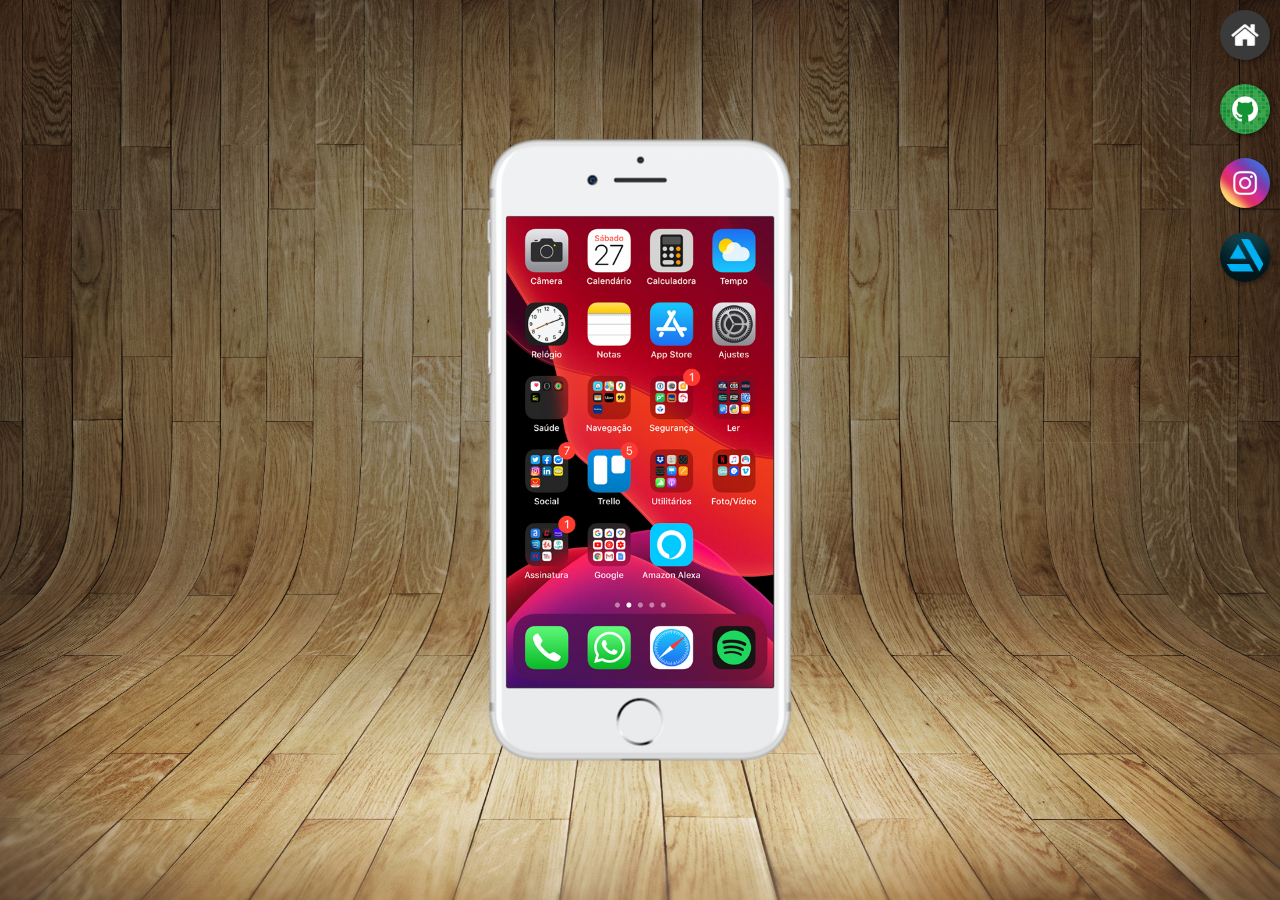
<file: index.html>
<!DOCTYPE html>
<html lang="pt-br">
<head>
    <meta charset="UTF-8">
    <meta http-equiv="X-UA-Compatible" content="IE=edge">
    <meta name="viewport" content="width=device-width, initial-scale=1.0">
    <title>Projeto Rede Social</title>
    <link rel="shortcut icon" href="favicon.ico" type="image/x-icon">
    <link rel="stylesheet" href="estilos/style.css">
</head>
<body>
    <main>
        <section id="telefone">
            <iframe src="home.html" name="tela" id="tela" frameborder="0">
                Navegador não compatível.
            </iframe>

        </section>
        <section id="redes-sociais">
            <a href="home.html" target="tela"> <img src="imagens/logo-home.jpg" alt="home"></a> <br>
            <a href="github.html" target="tela"> <img src="imagens/logo-github.jpg" alt="Github"></a><br> 
            <a href="instagram.html" target="tela"> <img src="imagens/logo-instagram.jpg" alt="Instagram"></a> <br>
            <a href="artstation.html" target="tela"> <img src="imagens/logo-artstation.png" alt="Arstation"></a> <br>

        </section>
    </main>
</body>
</html>
</file>
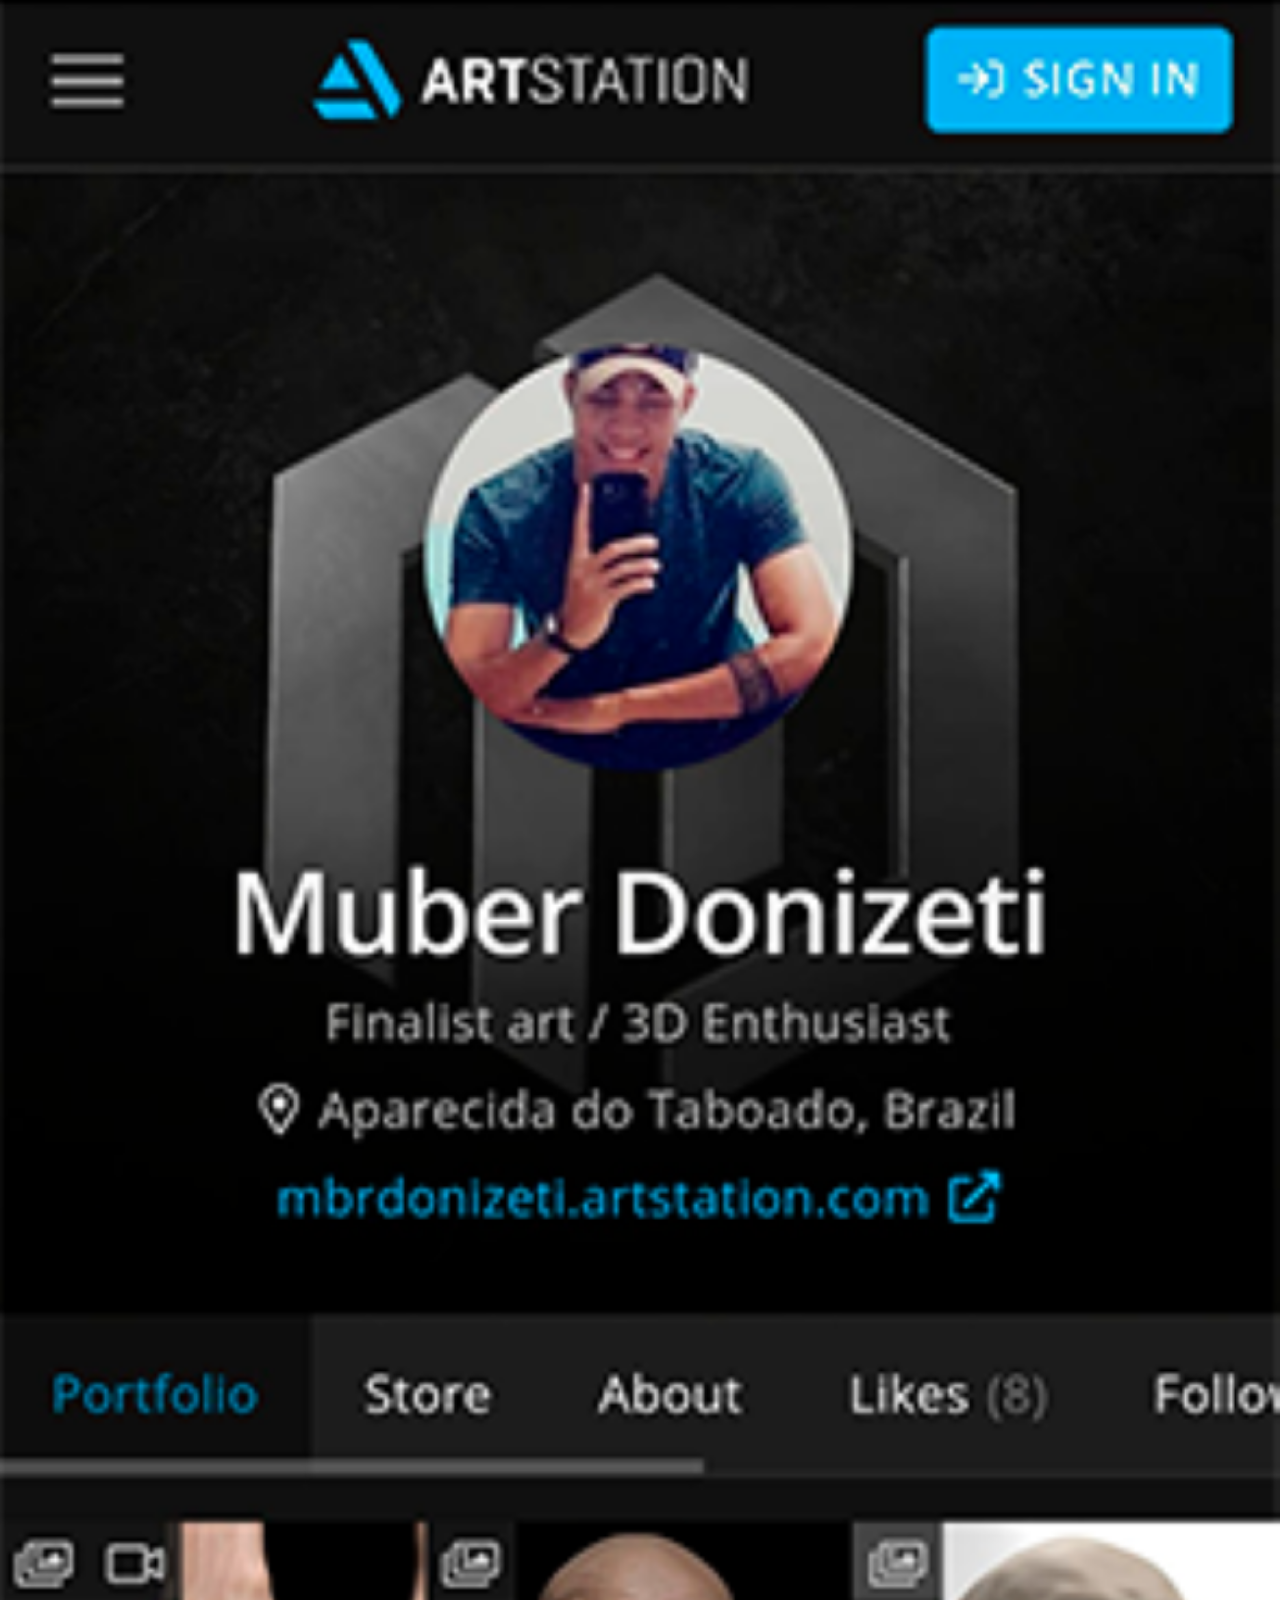
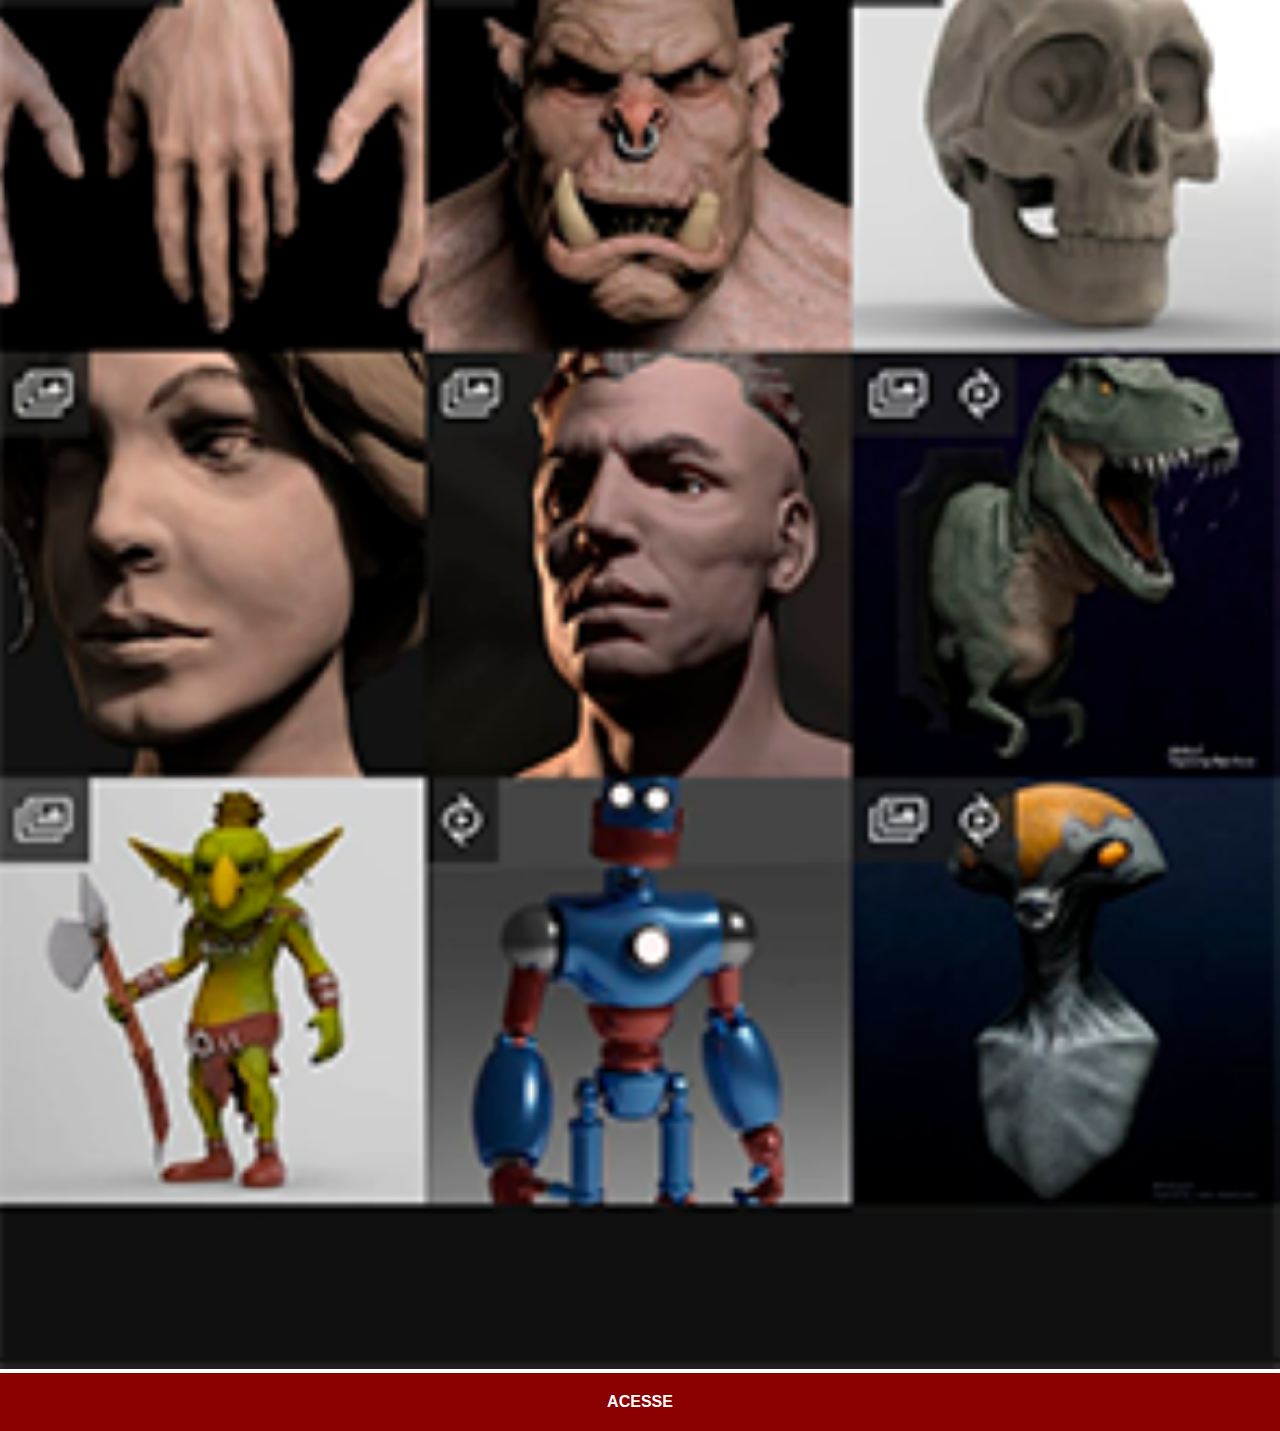
<file: artstation.html>
<!DOCTYPE html>
<html lang="pt-br">
<head>
    <meta charset="UTF-8">
    <meta http-equiv="X-UA-Compatible" content="IE=edge">
    <meta name="viewport" content="width=device-width, initial-scale=1.0">
    <title>Artstation</title>
    <link rel="stylesheet" href="estilos/social.css">
</head>
<body>
    <img src="imagens/artstation-tela.png.png" alt="Artstation">
    <a href="https://www.artstation.com/mbrdonizeti" target="_blank">ACESSE</a>
</body>
</html>
</file>
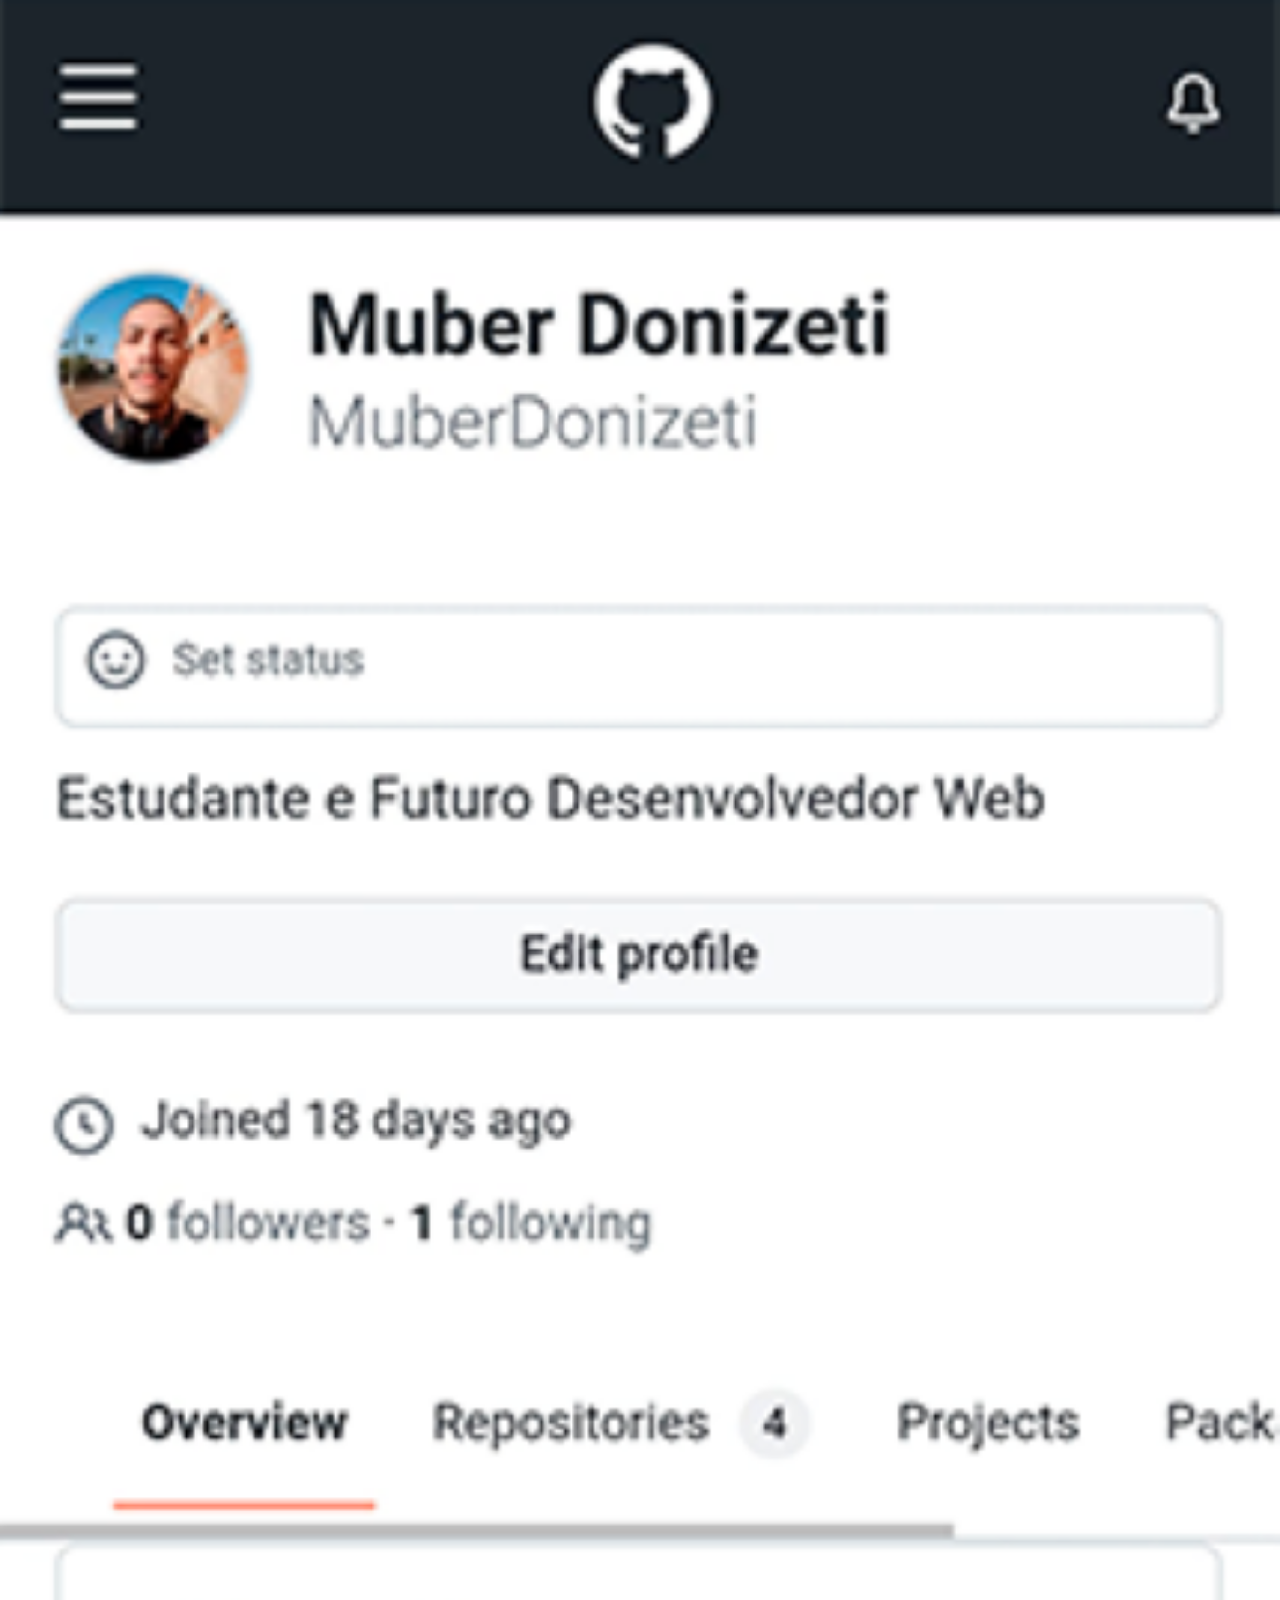
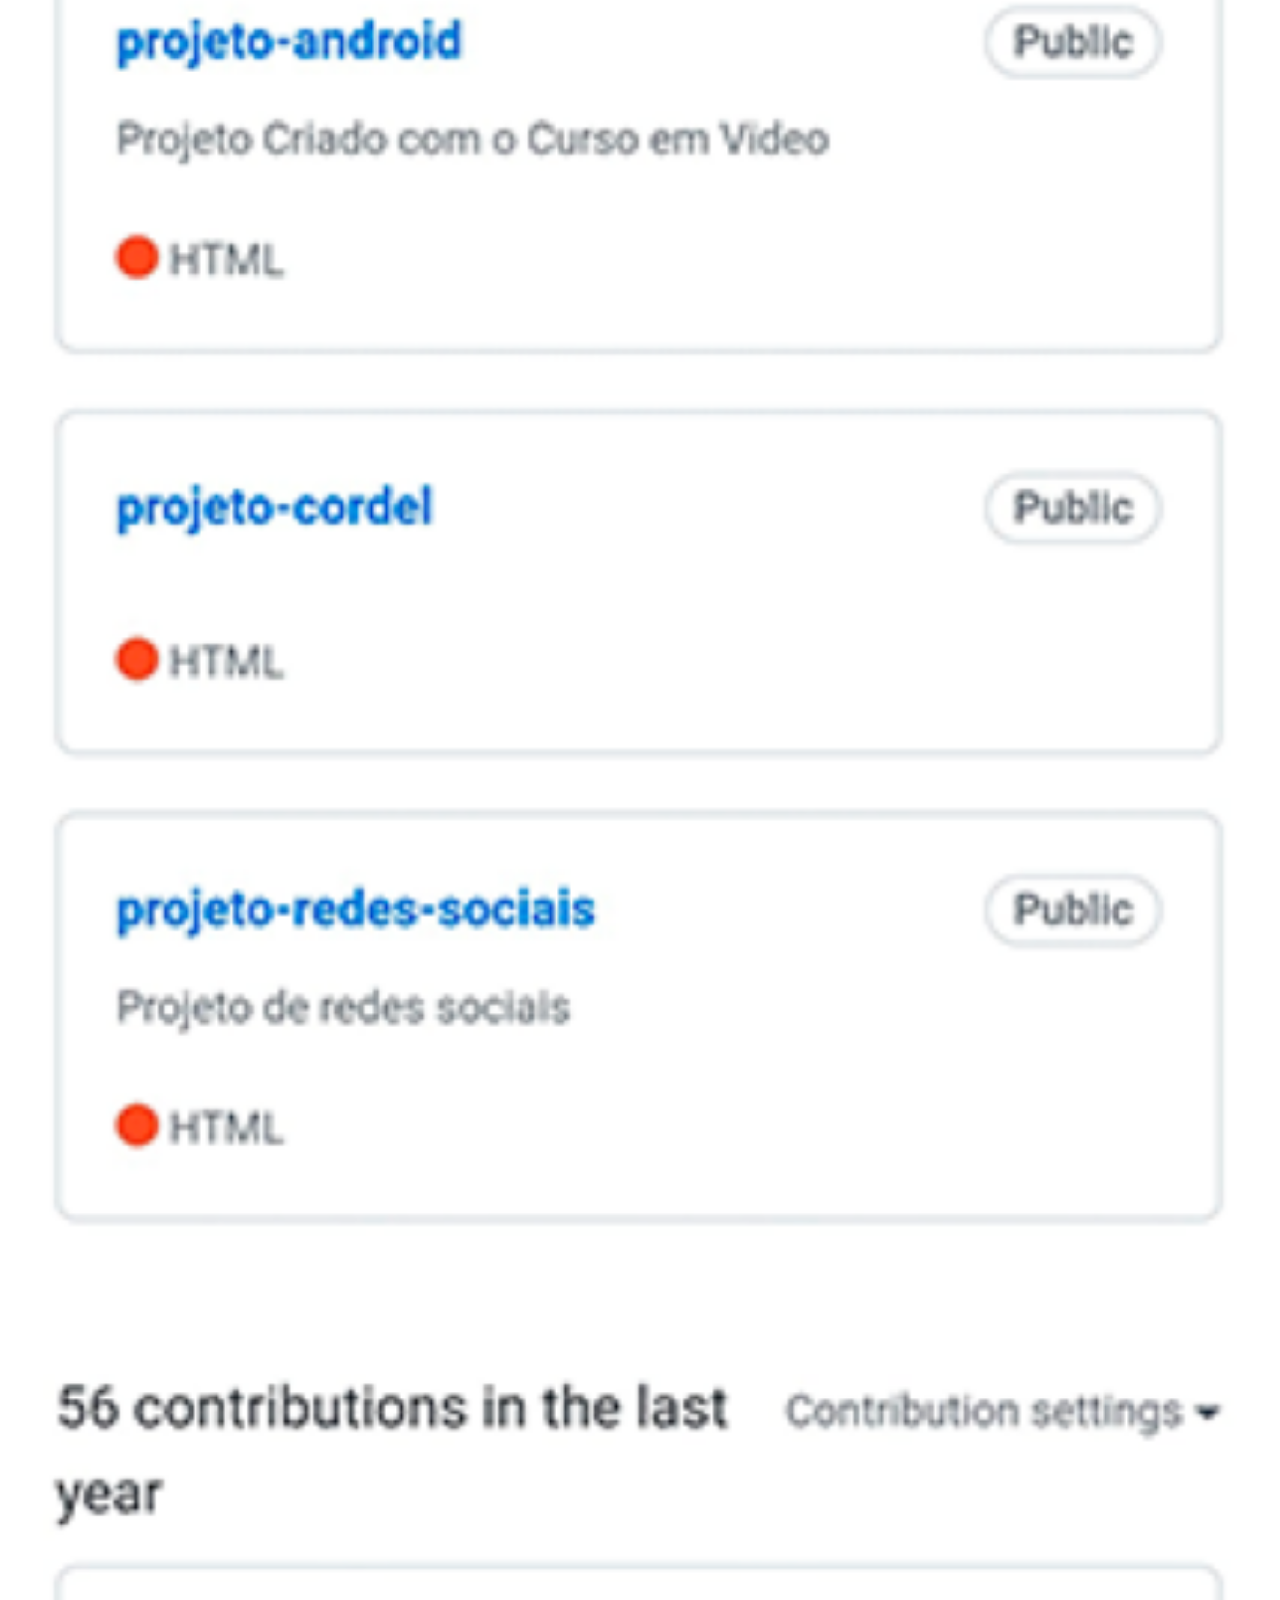
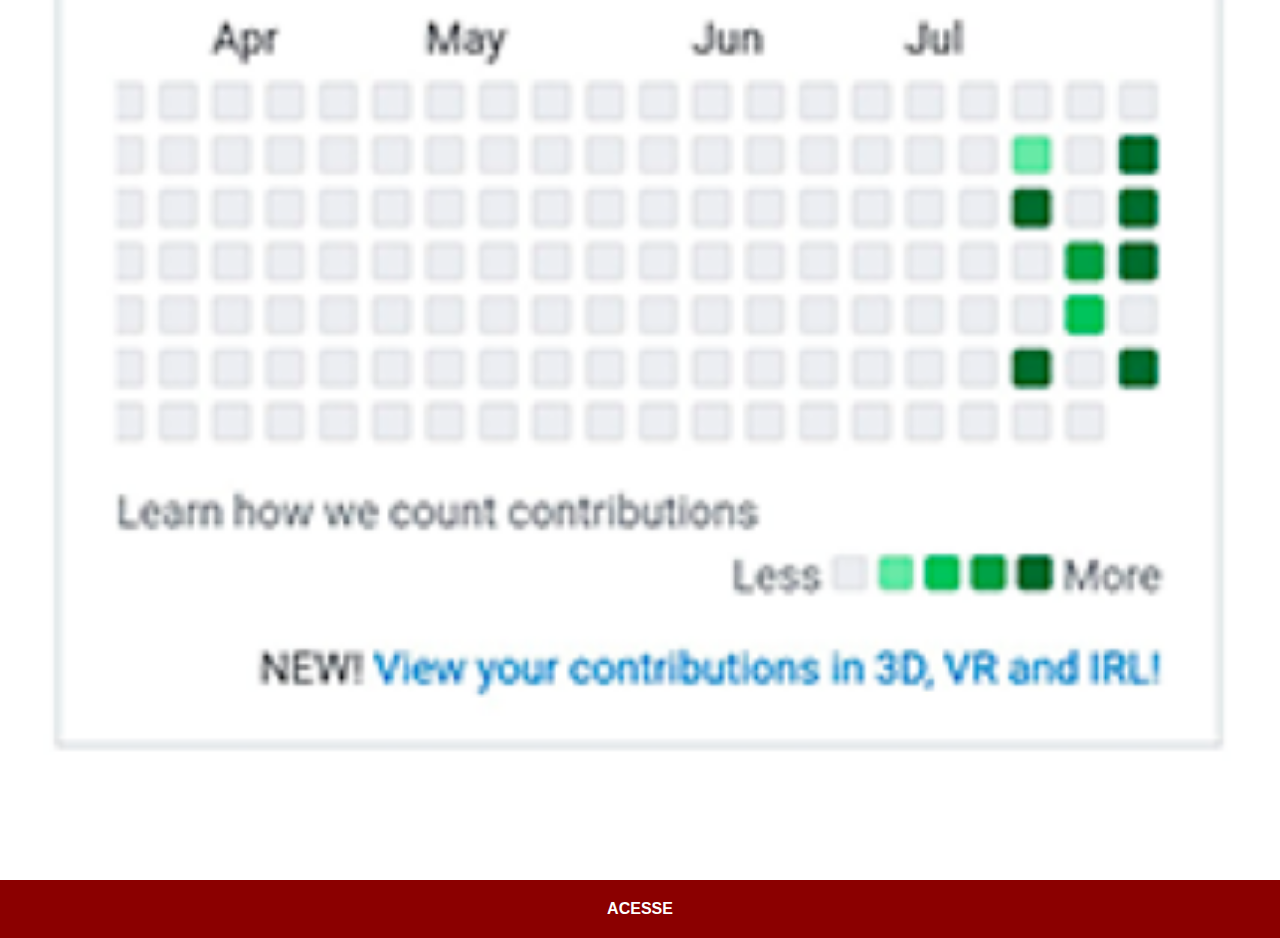
<file: github.html>
<!DOCTYPE html>
<html lang="pt-br">
<head>
    <meta charset="UTF-8">
    <meta http-equiv="X-UA-Compatible" content="IE=edge">
    <meta name="viewport" content="width=device-width, initial-scale=1.0">
    <title>Github</title>
    <link rel="stylesheet" href="estilos/social.css">
</head>
<body>
    <img src="imagens/github - tela.png.png" alt="Github">
    <a href="https://github.com/MuberDonizeti" target="_blank">ACESSE</a>
</body>
</html>
</file>
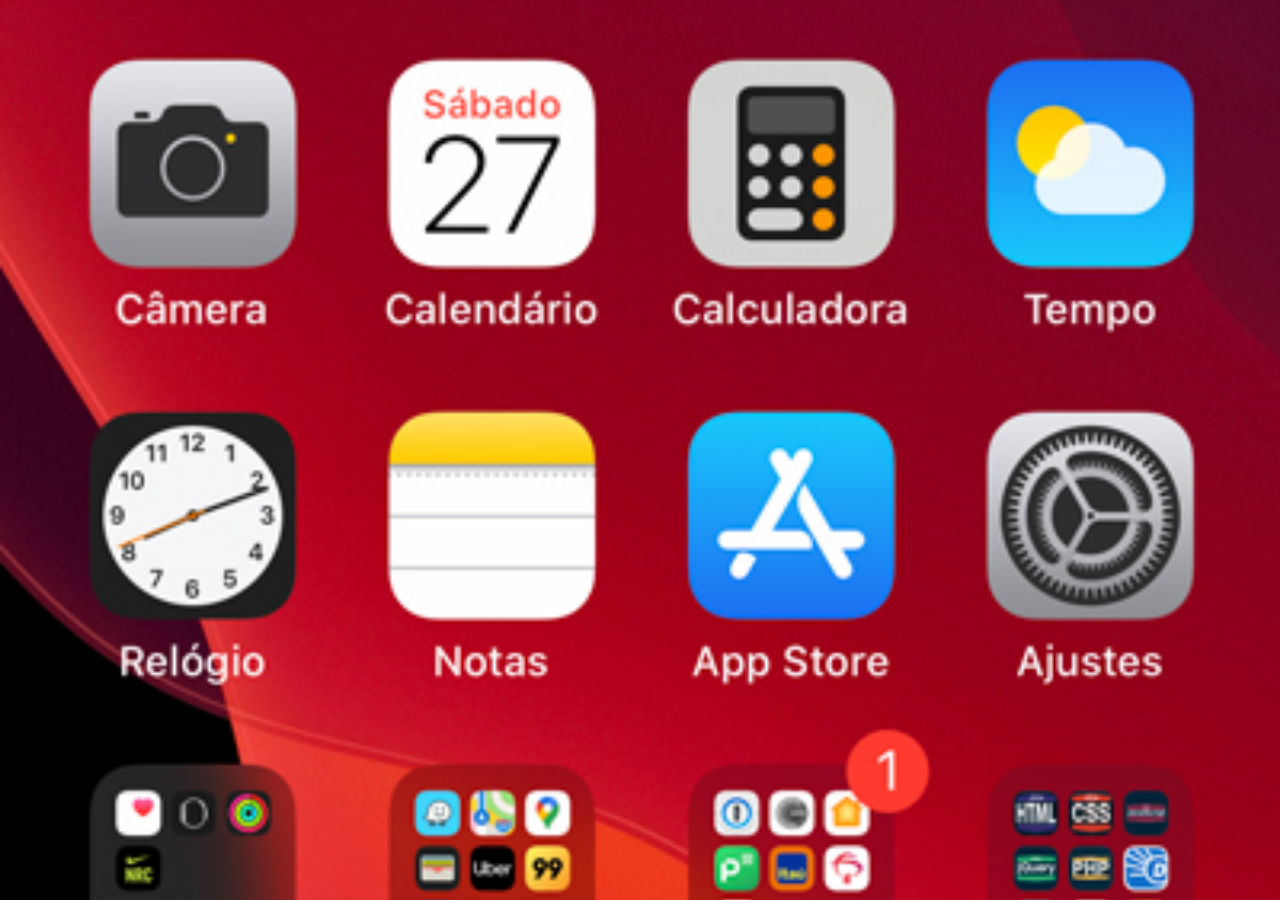
<file: home.html>
<!DOCTYPE html>
<html lang="pt-br">
<head>
    <meta charset="UTF-8">
    <meta http-equiv="X-UA-Compatible" content="IE=edge">
    <meta name="viewport" content="width=device-width, initial-scale=1.0">
    <title>Home page</title>
</head>
<style>
    *{
        margin: 0px;
        padding: 0px;

    }

    body{
        width: 100vw;
        height: 100vh;
        background: black url('imagens/tela-home.jpg') no-repeat top center;
        background-size: cover;
    }

</style>
<body>
    
</body>
</html>
</file>
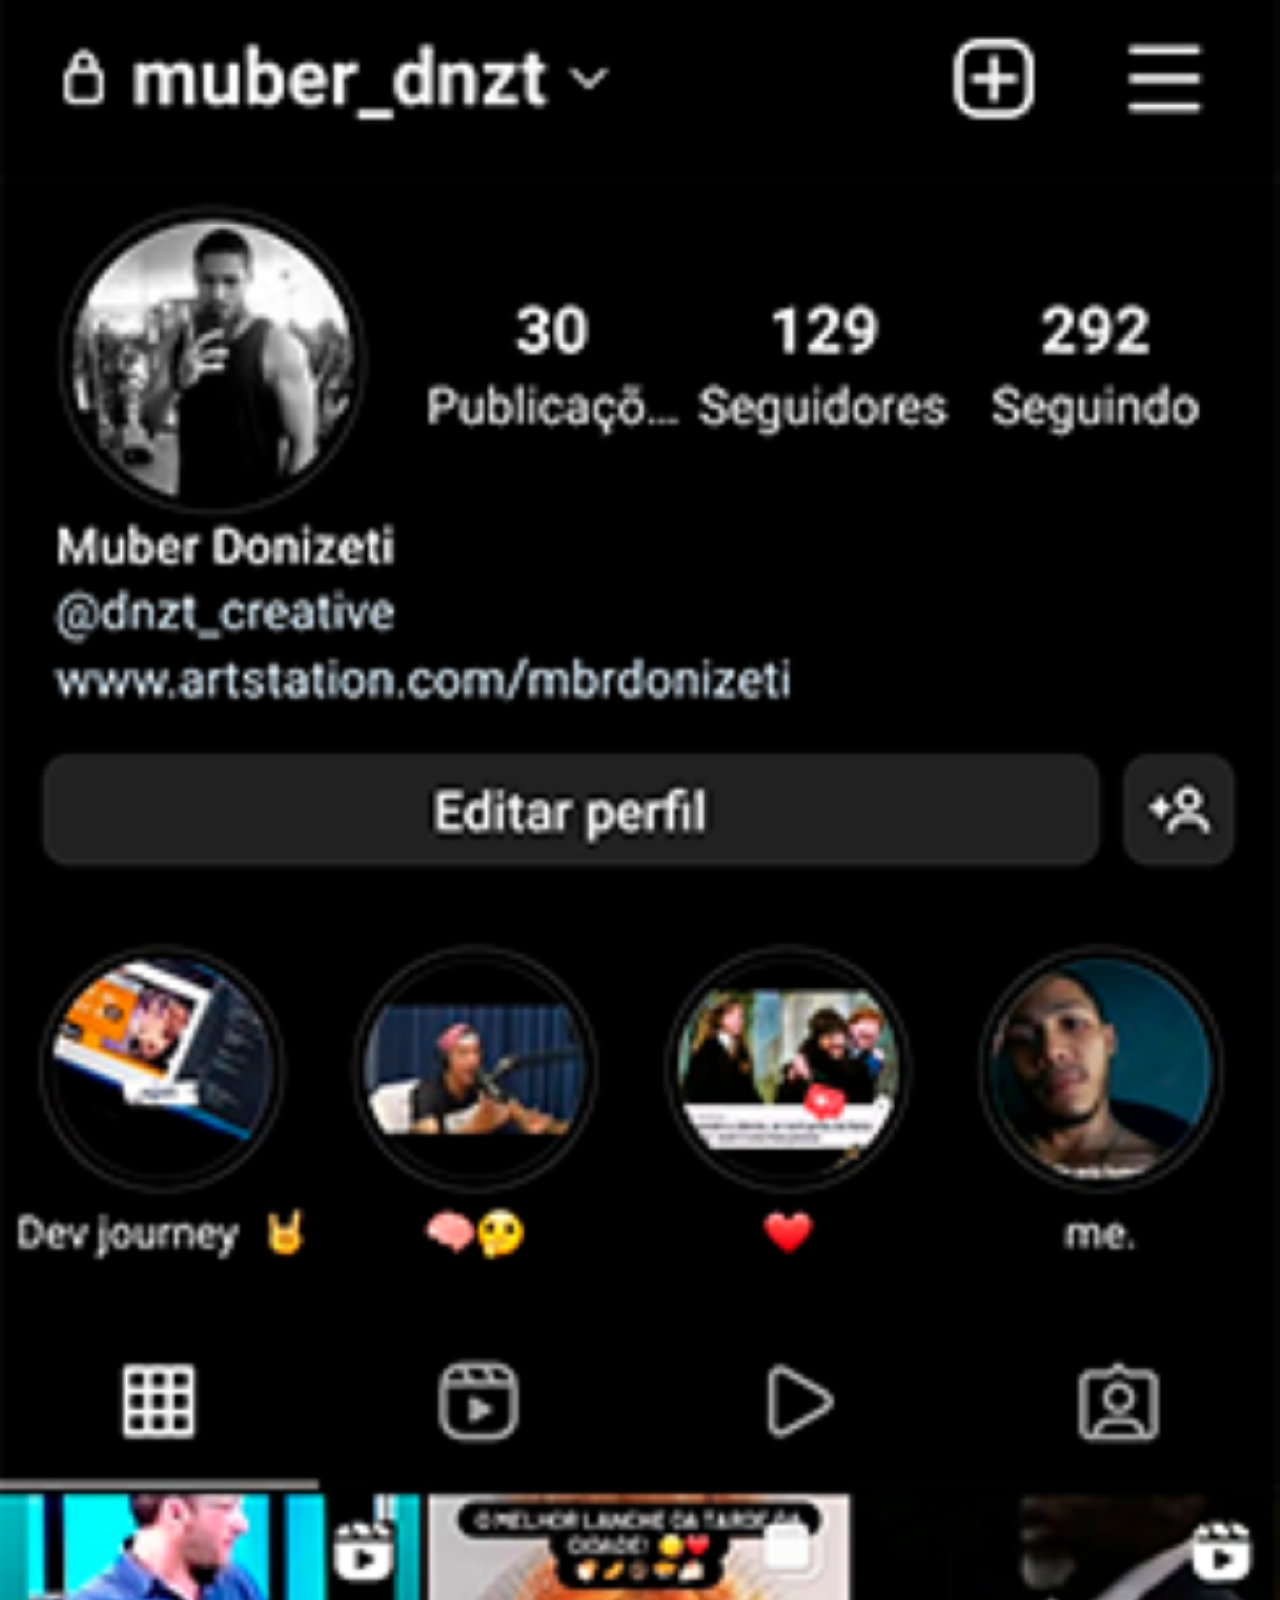
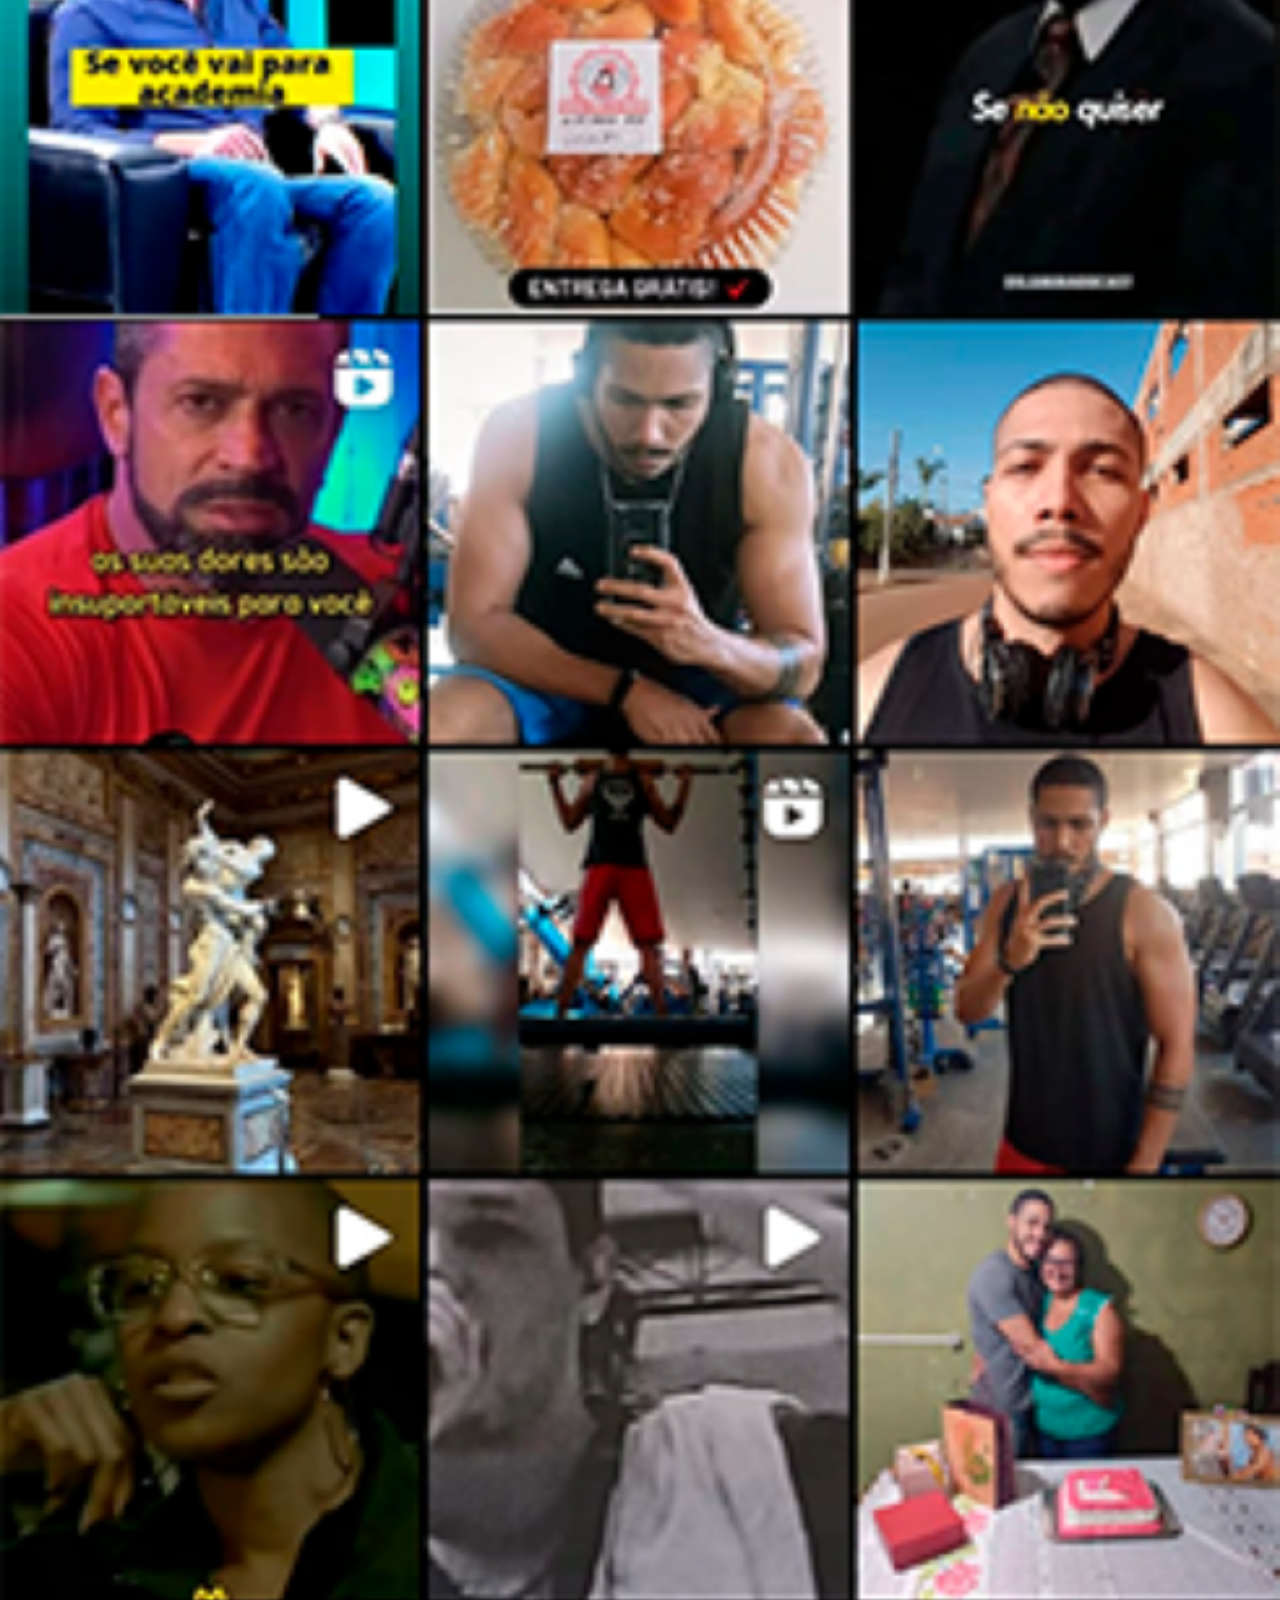
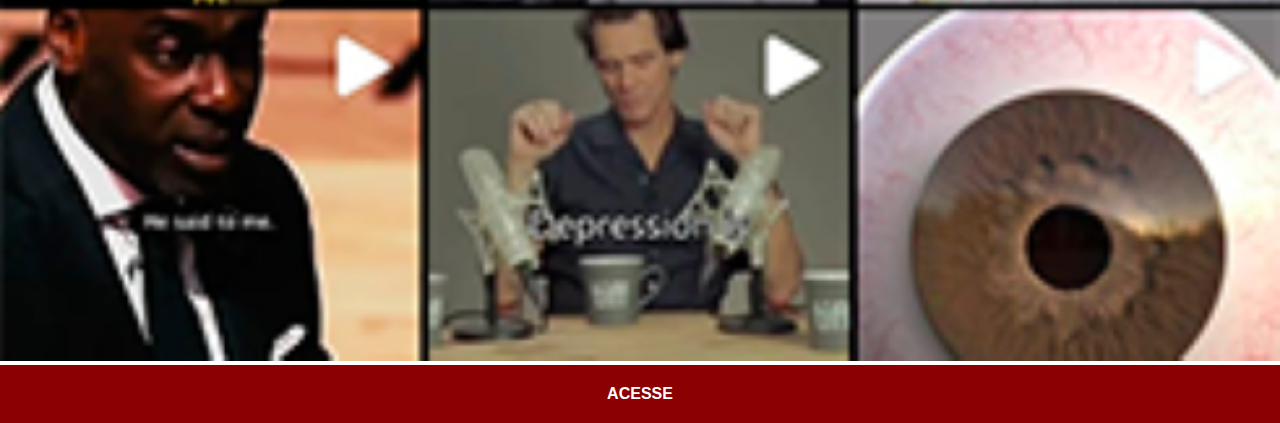
<file: instagram.html>
<!DOCTYPE html>
<html lang="pt-br">
<head>
    <meta charset="UTF-8">
    <meta http-equiv="X-UA-Compatible" content="IE=edge">
    <meta name="viewport" content="width=device-width, initial-scale=1.0">
    <title>Instagram</title>
    <link rel="stylesheet" href="estilos/social.css">
</head>
<body>
    <img src="imagens/instagram-tela.png.png" alt="Instagram">
    <a href="https://www.instagram.com/muber_dnzt/" target="_blank">ACESSE</a>
</body>
</html>
</file>
<file: estilos/style.css>
@charset "UTF-8";

*{
    margin: 0px;
    padding: 0px;
    font-family: Arial, Helvetica, sans-serif;
}

html, body{
    height: 100vh;
    width: 100vw;
}

body{
    background: url('../imagens/fundo-madeira.jpg') no-repeat top  center;
    background-size: cover;
    background-attachment: fixed;
}

main{
    position: relative;
    height: 100vh;
   
}
section#telefone{
    position: absolute;
    top: 50%;
    left: 50%;
    transform: translate(-50%, -50%);

    height: 627px;
    width: 311px;
    background: url('../imagens/frame-iphone.png') no-repeat;
}

iframe#tela {
    position: relative;
    top: 80px;
    left: 22px;
    width: 267px;
    height: 471px;
}

section#redes-sociais {
    text-align: right;

}

section#redes-sociais img{
    width: 50px;
    margin: 10px;
    border-radius: 50%;
    box-shadow: 2px 2px 5px rgba(0, 0, 0, 0.398);
    box-sizing: border-box;

}

section#redes-sociais img:hover {
    border: 2px solid rgba(255, 255, 255, 0.568);
    transform: translate(-3px, -3px);
    box-shadow: 5px 5px 10px rgba(0, 0, 0, 0.688);
    transition: transform 0.6s, border 0.2s;
}
</file>
<file: estilos/social.css>
@charset "UTF-8";

* {
    margin: 0px;
    padding: 0px;
    font-family: Arial, Helvetica, sans-serif;
}

::-webkit-scrollbar{
    width: 0px;
    height: 0px;
}

img{
    width: 100vw;


}

a{
    display: block;
    background-color: darkred;
    color: white;
    padding: 20px;
    text-align: center;
    font-weight: bolder;
    text-decoration: none;

}

a:hover{
    background-color: red;
}
</file>
